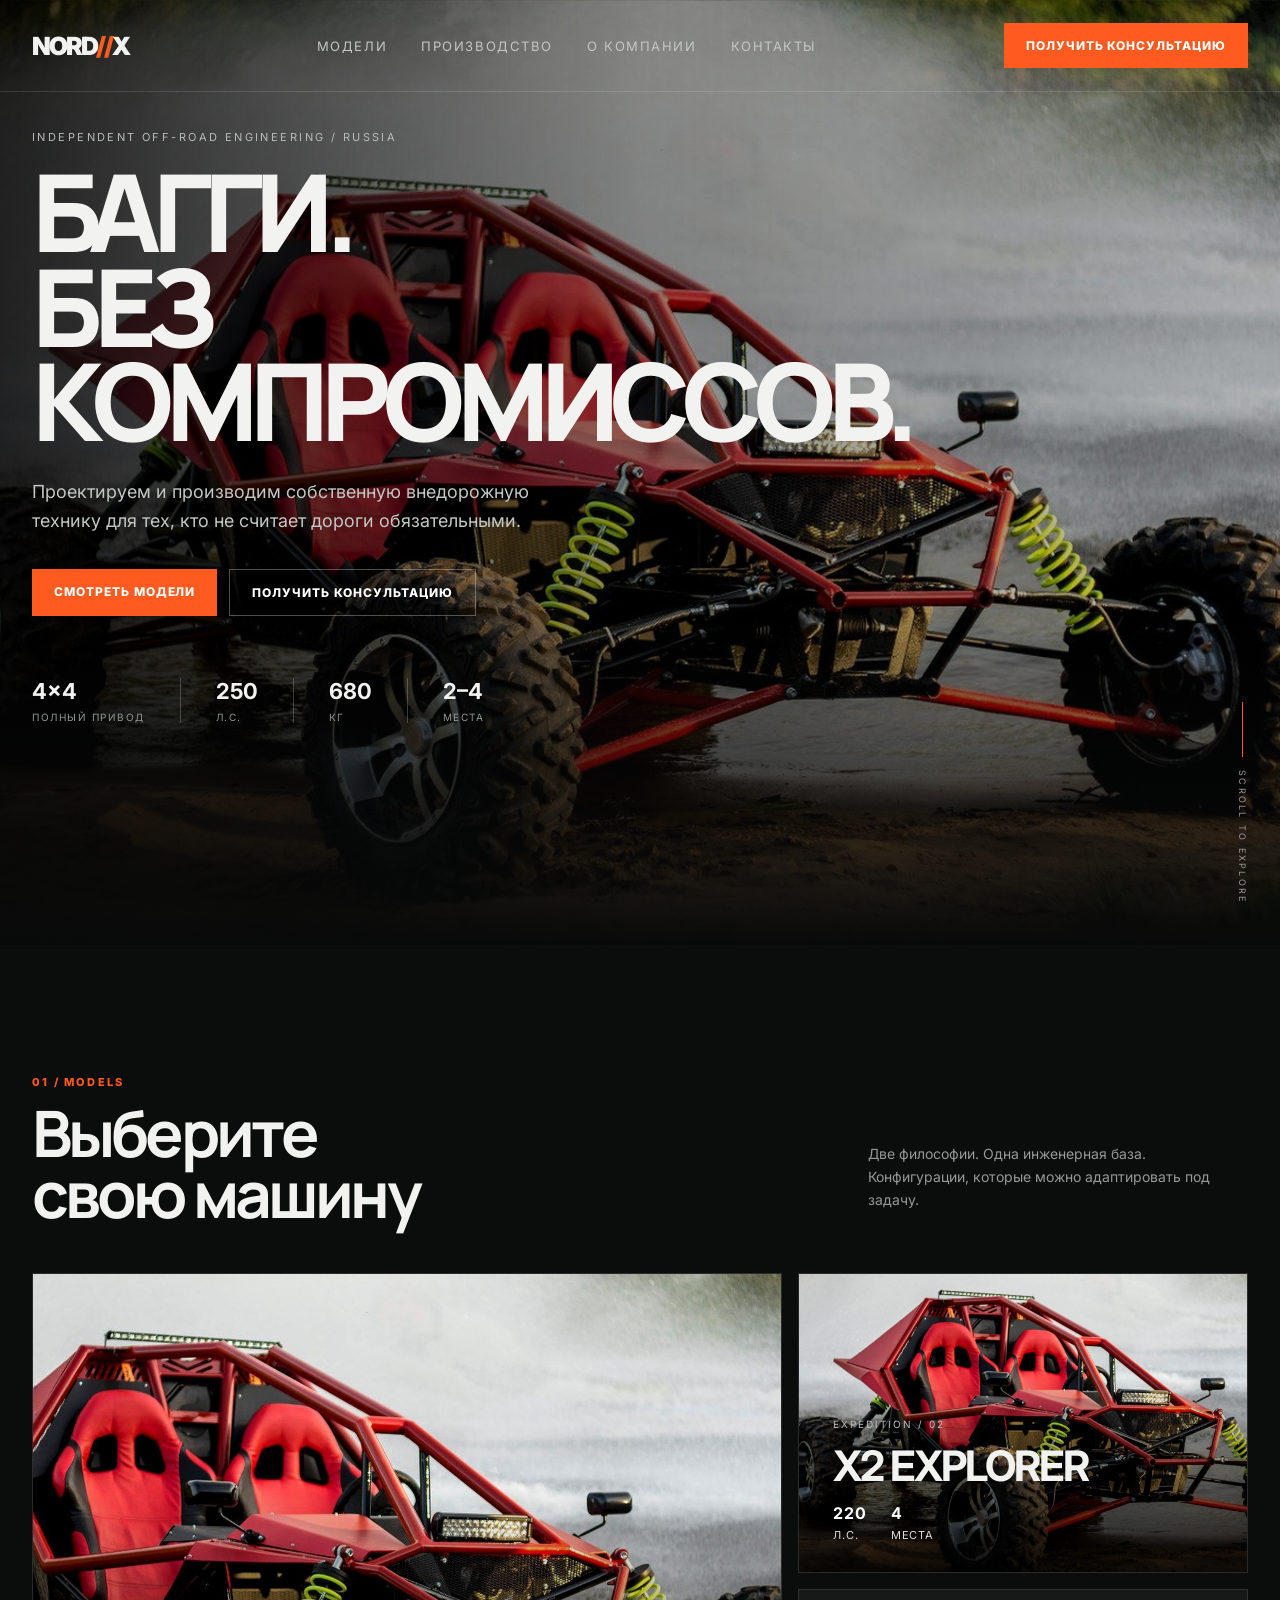
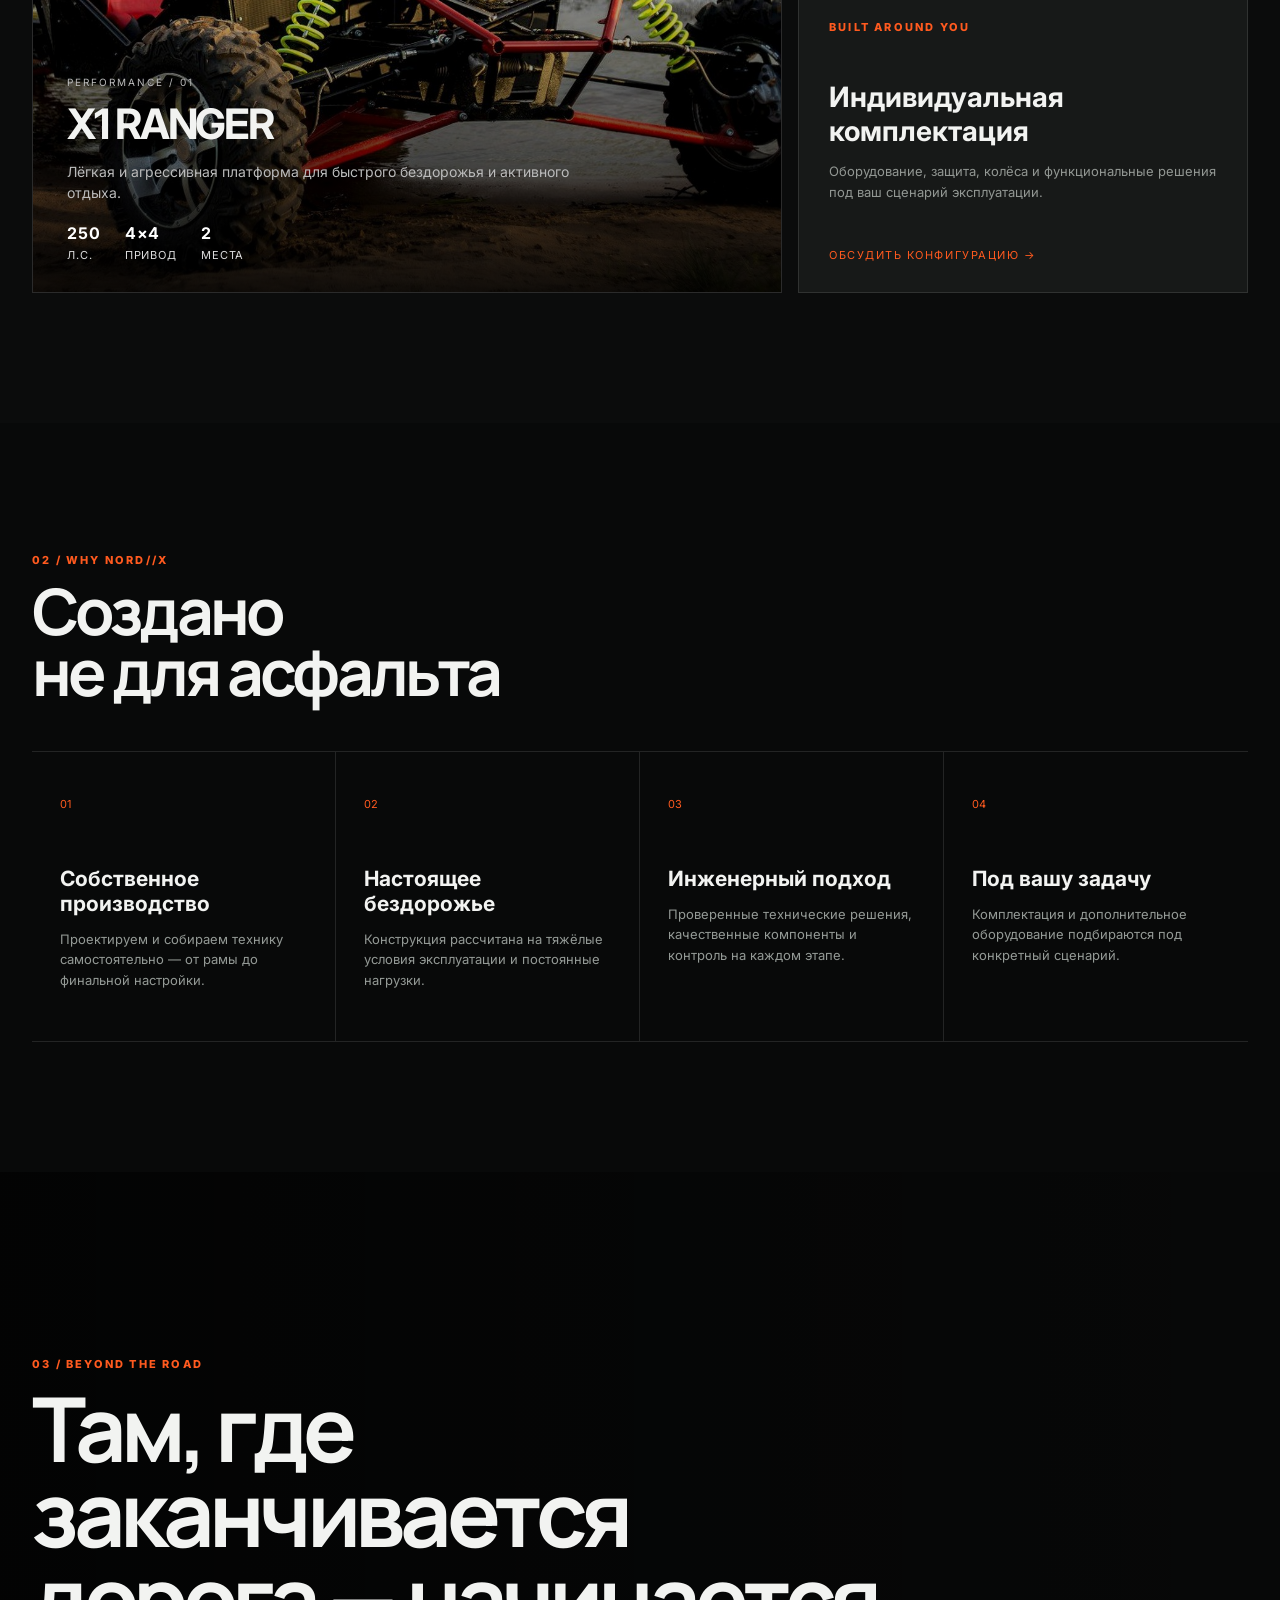
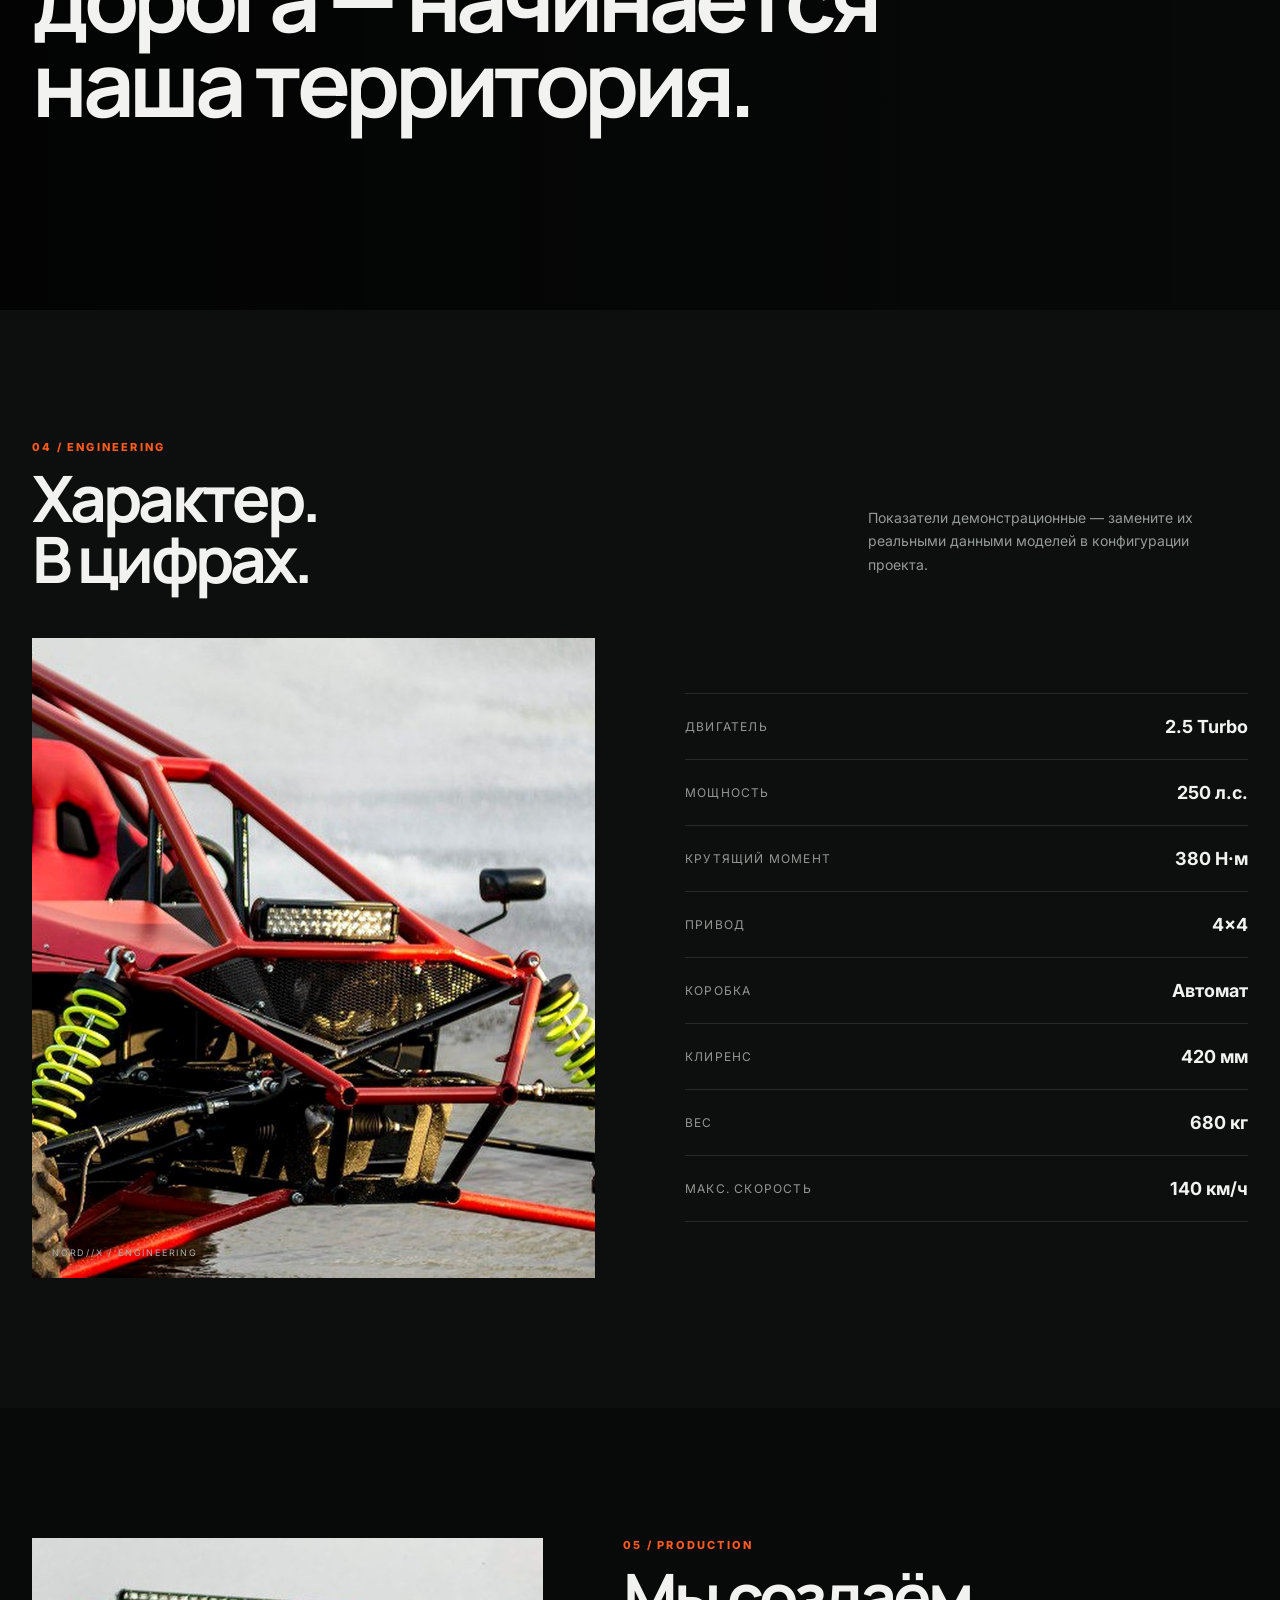
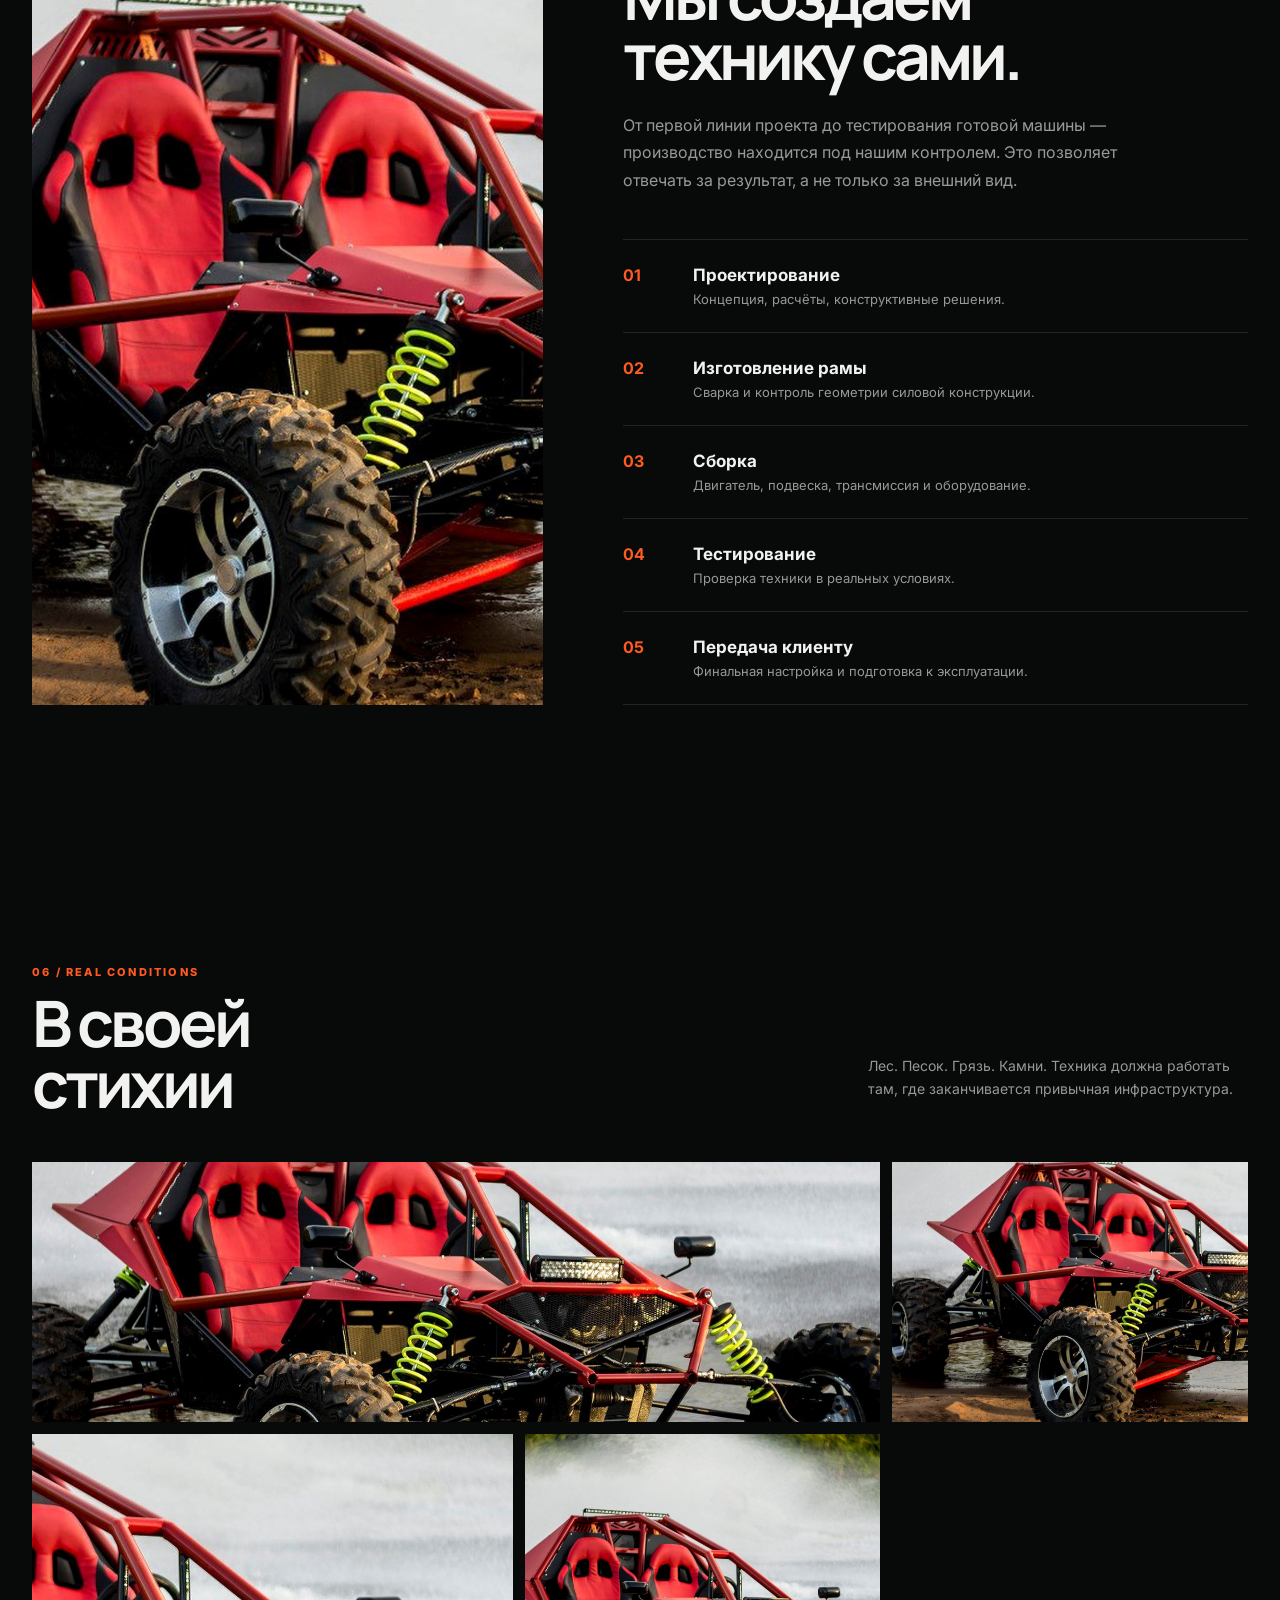
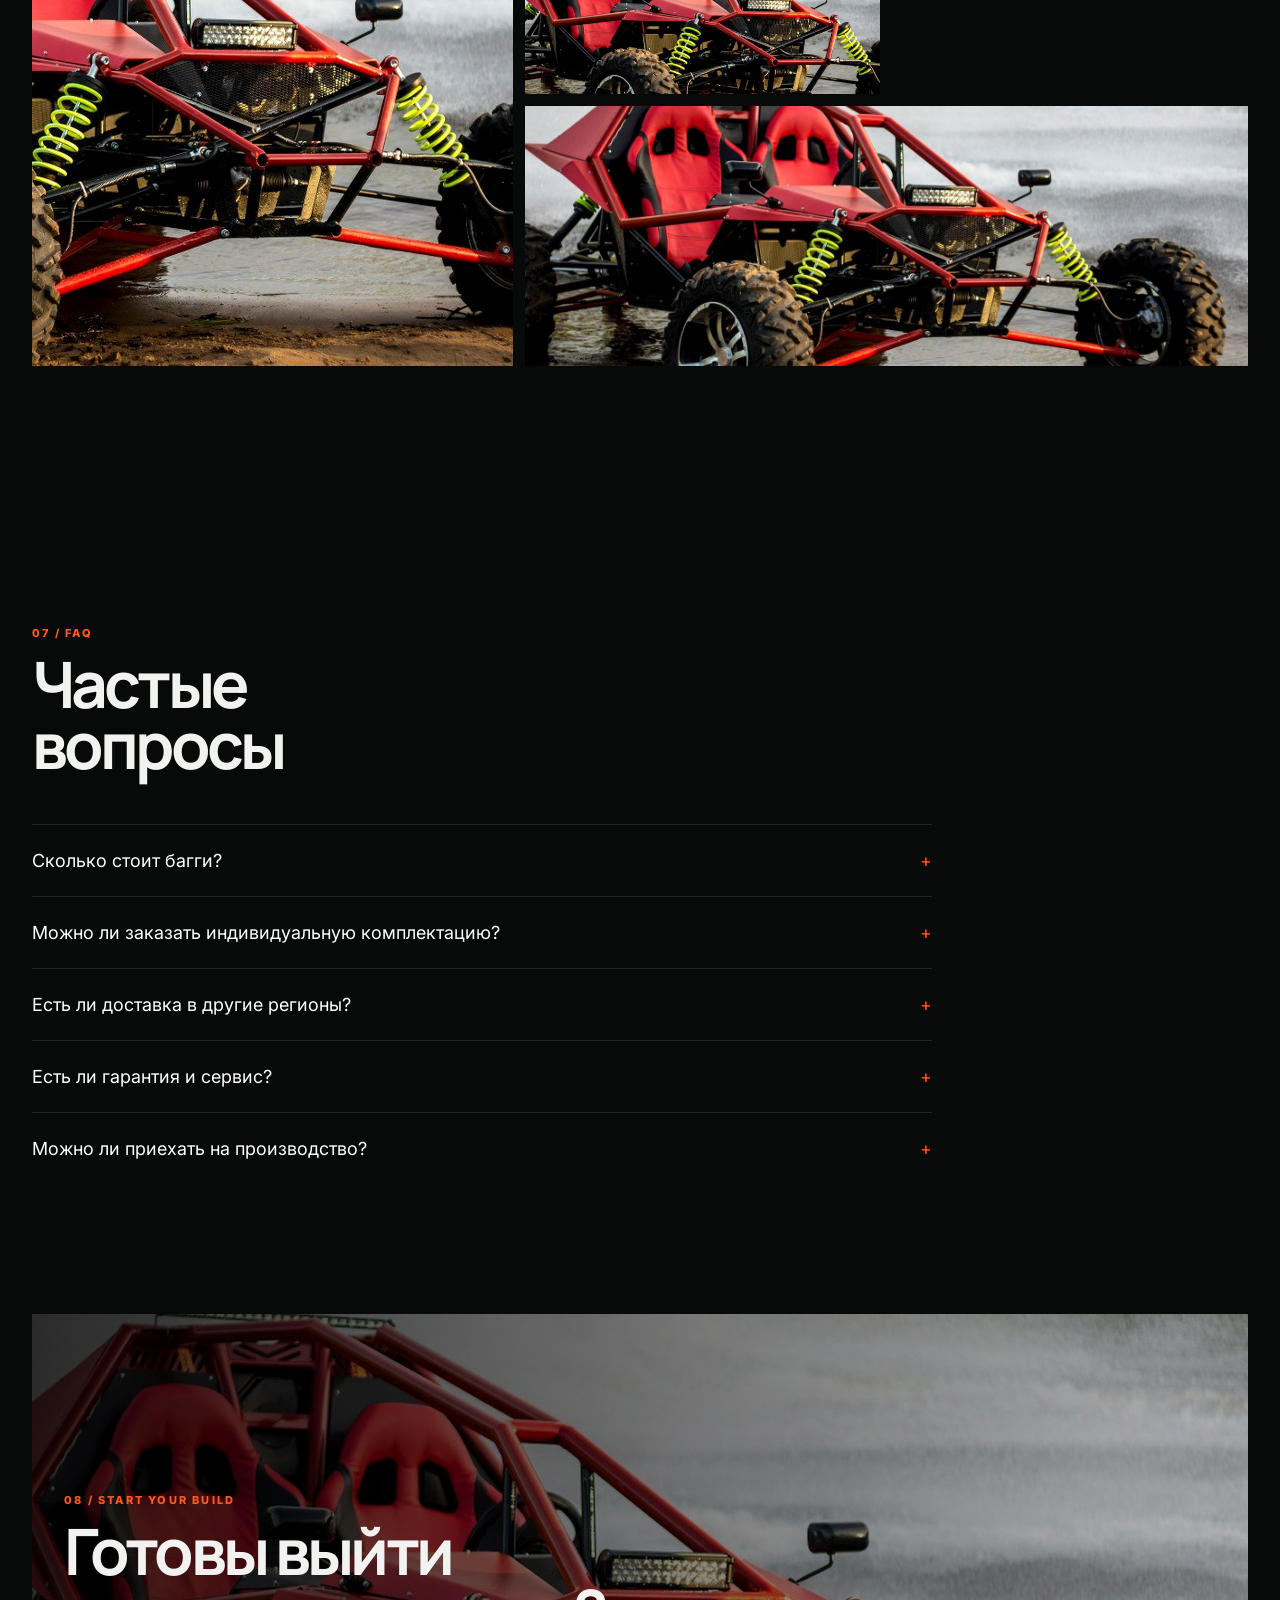
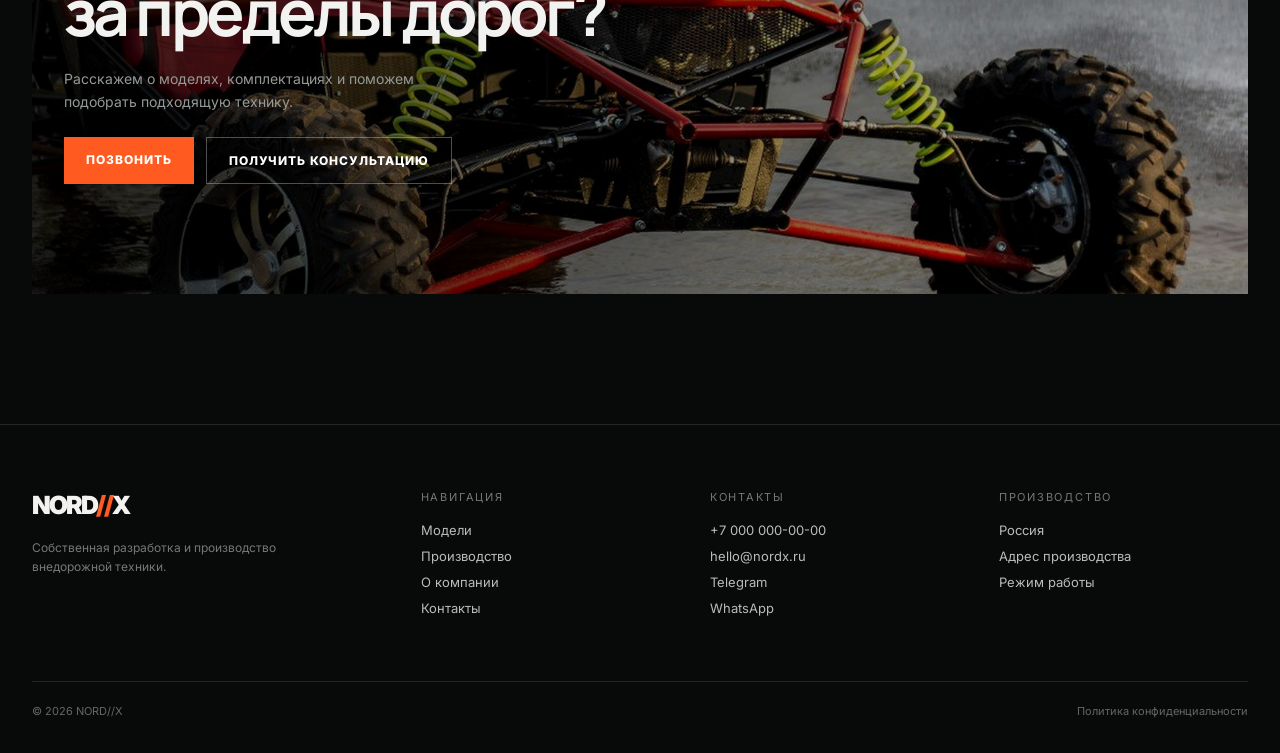
<file: baggi makets/var_style/1/nordx_buggy_landing_v2 (1).html>
<!DOCTYPE html>
<html lang="ru">
<head>
<meta charset="UTF-8">
<meta name="viewport" content="width=device-width, initial-scale=1.0">
<meta name="description" content="Премиальный производитель внедорожных багги. Проектируем и производим технику для настоящего бездорожья.">
<meta property="og:title" content="NORD//X — багги для настоящего бездорожья">
<meta property="og:description" content="Собственная разработка. Собственное производство. Техника без компромиссов.">
<title>NORD//X — Багги для настоящего бездорожья</title>
<style>
@import url('https://fonts.googleapis.com/css2?family=Inter:wght@400;500;600;700;800;900&family=Manrope:wght@400;500;600;700;800&display=swap');

:root{
  --bg:#080909; --panel:#101212; --panel2:#151817; --text:#f2f3f1;
  --muted:#949a96; --line:rgba(255,255,255,.11); --accent:#ff5a1f;
  --max:1440px;
}
*{box-sizing:border-box}
html{scroll-behavior:smooth}
body{margin:0;background:var(--bg);color:var(--text);font-family:Inter,Arial,sans-serif}
a{color:inherit;text-decoration:none}
button{font:inherit}
.container{width:min(calc(100% - 64px),var(--max));margin:auto}
.nav{position:absolute;z-index:20;top:0;left:0;right:0;height:92px;display:flex;align-items:center;border-bottom:1px solid rgba(255,255,255,.12)}
.nav-inner{width:min(calc(100% - 64px),var(--max));margin:auto;display:flex;align-items:center;justify-content:space-between}
.logo{font-weight:900;letter-spacing:-.08em;font-size:25px}
.logo span{color:var(--accent)}
.nav-links{display:flex;gap:34px;font-size:13px;text-transform:uppercase;letter-spacing:.12em;color:#c4c7c5}
.nav-links a{transition:.25s}.nav-links a:hover{color:#fff}
.btn{border:0;padding:15px 22px;background:var(--accent);color:#fff;font-size:12px;font-weight:800;letter-spacing:.08em;text-transform:uppercase;cursor:pointer;transition:.3s}
.btn:hover{transform:translateY(-2px);filter:brightness(1.08)}
.btn.ghost{background:transparent;border:1px solid rgba(255,255,255,.3)}
.hero{min-height:100vh;position:relative;display:flex;align-items:flex-end;overflow:hidden;
background:linear-gradient(90deg,rgba(0,0,0,.84) 0%,rgba(0,0,0,.42) 50%,rgba(0,0,0,.22)),url('buggy-hero.jpg') center/cover}
.hero:after{content:"";position:absolute;inset:auto 0 0;height:35%;background:linear-gradient(transparent,var(--bg))}
.hero-content{position:relative;z-index:2;width:min(calc(100% - 64px),var(--max));margin:0 auto;padding:0 0 92px}
.eyebrow{font-size:11px;text-transform:uppercase;letter-spacing:.22em;color:#b8bcb9;margin-bottom:20px}
h1{font-family:Manrope,Inter,sans-serif;font-size:clamp(58px,8.4vw,128px);line-height:.88;letter-spacing:-.075em;max-width:980px;margin:0 0 30px;font-weight:800}
.hero p{max-width:560px;color:#c3c7c4;font-size:18px;line-height:1.6;margin:0 0 34px}
.actions{display:flex;gap:12px;flex-wrap:wrap}
.specs{display:flex;gap:0;margin-top:62px}
.spec{padding:0 35px;border-left:1px solid rgba(255,255,255,.22)}
.spec:first-child{padding-left:0;border-left:0}
.spec strong{display:block;font-size:22px}.spec span{display:block;color:#929793;font-size:10px;text-transform:uppercase;letter-spacing:.15em;margin-top:7px}
.scroll{position:absolute;right:32px;bottom:42px;z-index:4;writing-mode:vertical-rl;font-size:9px;letter-spacing:.25em;color:#999;display:flex;gap:13px;align-items:center}
.scroll:before{content:"";width:1px;height:55px;background:var(--accent)}
section{padding:130px 0}
.section-head{display:flex;justify-content:space-between;align-items:end;margin-bottom:48px;gap:30px}
.kicker{color:var(--accent);font-size:11px;font-weight:800;letter-spacing:.2em;text-transform:uppercase;margin-bottom:14px}
h2{font-family:Manrope,Inter,sans-serif;font-size:clamp(42px,5vw,76px);line-height:.95;letter-spacing:-.06em;margin:0}
.section-note{max-width:380px;color:var(--muted);line-height:1.65;font-size:14px}
.models{background:#0b0c0c}
.model-grid{display:grid;grid-template-columns:1.25fr .75fr;gap:16px}
.model-card{min-height:620px;position:relative;overflow:hidden;background:#111;border:1px solid var(--line)}
.model-card.small{min-height:300px}
.model-card img{width:100%;height:100%;object-fit:cover;position:absolute;inset:0;transition:transform .7s}
.model-card:after{content:"";position:absolute;inset:0;background:linear-gradient(transparent 35%,rgba(0,0,0,.9))}
.model-card:hover img{transform:scale(1.045)}
.model-info{position:absolute;z-index:2;left:34px;right:34px;bottom:30px}
.model-tag{font-size:10px;letter-spacing:.2em;text-transform:uppercase;color:#bbb;margin-bottom:10px}
.model-info h3{font-size:42px;letter-spacing:-.05em;margin:0 0 12px}
.model-info p{color:#bbb;max-width:520px;line-height:1.5;margin:0 0 20px;font-size:14px}
.model-meta{display:flex;gap:24px;font-size:11px;text-transform:uppercase;letter-spacing:.08em;color:#ddd}
.model-meta b{color:#fff;font-size:16px;display:block;margin-bottom:5px}
.feature-strip{display:grid;grid-template-columns:repeat(4,1fr);border-top:1px solid var(--line);border-bottom:1px solid var(--line)}
.feature{padding:45px 28px 50px;border-right:1px solid var(--line)}
.feature:last-child{border:0}.feature-num{color:var(--accent);font-size:11px;margin-bottom:55px}.feature h3{font-size:21px;margin:0 0 13px}.feature p{color:var(--muted);font-size:13px;line-height:1.6;margin:0}
.full-visual{min-height:82vh;position:relative;display:flex;align-items:end;padding:70px 0;background:linear-gradient(90deg,rgba(0,0,0,.65),rgba(0,0,0,.12)),url('buggy-gallery1.jpg') center/cover fixed}
.full-visual h2{max-width:880px;font-size:clamp(48px,7vw,105px)}
.tech{background:#0d0f0f}.tech-layout{display:grid;grid-template-columns:1fr 1fr;gap:90px;align-items:center}
.tech-image{height:640px;background:url('buggy-detail.jpg') center/cover;position:relative}
.tech-image:after{content:"NORD//X / ENGINEERING";position:absolute;bottom:20px;left:20px;font-size:9px;letter-spacing:.2em;color:#aaa}
.tech-list{border-top:1px solid var(--line)}
.tech-row{display:flex;justify-content:space-between;align-items:center;padding:22px 0;border-bottom:1px solid var(--line)}
.tech-row span{color:#929793;font-size:12px;text-transform:uppercase;letter-spacing:.1em}.tech-row strong{font-size:18px}
.production{display:grid;grid-template-columns:.9fr 1.1fr;gap:80px}
.production-image{min-height:620px;background:url('buggy-production.jpg') center/cover}
.steps{margin-top:45px;border-top:1px solid var(--line)}
.step{display:grid;grid-template-columns:70px 1fr;padding:25px 0;border-bottom:1px solid var(--line)}
.step span{color:var(--accent);font-weight:700}.step h3{margin:0 0 6px;font-size:17px}.step p{margin:0;color:var(--muted);font-size:13px}
.gallery{display:grid;grid-template-columns:1.15fr .85fr .85fr;grid-auto-rows:260px;gap:12px}
.gallery div{overflow:hidden}.gallery img{width:100%;height:100%;object-fit:cover;transition:.6s}.gallery div:hover img{transform:scale(1.04)}
.gallery .tall{grid-row:span 2}.gallery .wide{grid-column:span 2}
.faq{max-width:900px}.faq-item{border-top:1px solid var(--line)}.faq-q{width:100%;background:none;border:0;color:#fff;text-align:left;padding:25px 0;font-size:18px;display:flex;justify-content:space-between;cursor:pointer}.faq-q span{color:var(--accent)}.faq-a{max-height:0;overflow:hidden;color:var(--muted);line-height:1.6;font-size:14px;transition:max-height .35s}.faq-a p{margin:0 0 24px}
.cta{margin:0 32px;padding:110px max(32px,calc((100vw - var(--max))/2));background:linear-gradient(90deg,rgba(0,0,0,.8),rgba(0,0,0,.2)),url('buggy-cta.jpg') center/cover;min-height:580px;display:flex;align-items:end}.cta h2{max-width:900px}.cta .section-note{margin:24px 0}
footer{padding:65px 0 35px;border-top:1px solid var(--line)}.footer-grid{display:grid;grid-template-columns:1.4fr 1fr 1fr 1fr;gap:40px}.footer-title{font-size:11px;text-transform:uppercase;letter-spacing:.16em;color:#777;margin-bottom:18px}.footer-links a{display:block;color:#bbb;font-size:13px;margin:10px 0}.copyright{border-top:1px solid var(--line);margin-top:55px;padding-top:22px;color:#666;font-size:11px;display:flex;justify-content:space-between}
.reveal{opacity:0;transform:translateY(25px);transition:opacity .7s,transform .7s}.reveal.show{opacity:1;transform:none}
@media(max-width:900px){
 .container,.nav-inner,.hero-content{width:min(calc(100% - 36px),var(--max))}
 .nav-links{display:none}.nav{height:72px}.nav .btn{display:none}
 section{padding:85px 0}.model-grid,.tech-layout,.production{grid-template-columns:1fr;gap:16px}
 .model-card{min-height:520px}.model-card.small{min-height:300px}
 .feature-strip{grid-template-columns:1fr 1fr}.feature:nth-child(2){border-right:0}.feature:nth-child(-n+2){border-bottom:1px solid var(--line)}
 .tech-image{height:480px}.gallery{grid-template-columns:1fr 1fr;grid-auto-rows:220px}.gallery .wide{grid-column:span 2}.gallery .tall{grid-row:span 1}
 .cta{margin:0 12px;padding:80px 24px}.footer-grid{grid-template-columns:1fr 1fr}.specs{gap:20px;flex-wrap:wrap}.spec{padding-left:20px}
}
@media(max-width:560px){
 .hero{min-height:850px}.hero-content{padding-bottom:55px}.hero p{font-size:15px}.spec{min-width:80px}.spec strong{font-size:18px}
 .feature-strip,.footer-grid{grid-template-columns:1fr}.feature{border-right:0;border-bottom:1px solid var(--line)}.feature:last-child{border-bottom:0}
 .gallery{grid-template-columns:1fr}.gallery .wide{grid-column:auto}.model-info h3{font-size:32px}
}
</style>
<!-- PHOTO SET: currently based on the supplied buggy photo; replace local buggy-*.jpg files with real production photos later. -->
</head>
<body>

<header class="nav">
  <div class="nav-inner">
    <a class="logo" href="#">NORD<span>//</span>X</a>
    <nav class="nav-links">
      <a href="#models">Модели</a><a href="#production">Производство</a><a href="#about">О компании</a><a href="#contacts">Контакты</a>
    </nav>
    <a class="btn" href="#contacts">Получить консультацию</a>
  </div>
</header>

<main>
<section class="hero">
  <div class="hero-content">
    <div class="eyebrow">Independent off-road engineering / Russia</div>
    <h1>БАГГИ.<br>БЕЗ КОМПРОМИССОВ.</h1>
    <p>Проектируем и производим собственную внедорожную технику для тех, кто не считает дороги обязательными.</p>
    <div class="actions"><a class="btn" href="#models">Смотреть модели</a><a class="btn ghost" href="#contacts">Получить консультацию</a></div>
    <div class="specs">
      <div class="spec"><strong>4×4</strong><span>Полный привод</span></div>
      <div class="spec"><strong>250</strong><span>Л.с.</span></div>
      <div class="spec"><strong>680</strong><span>Кг</span></div>
      <div class="spec"><strong>2–4</strong><span>Места</span></div>
    </div>
  </div>
  <div class="scroll">SCROLL TO EXPLORE</div>
</section>

<section id="models" class="models">
  <div class="container">
    <div class="section-head reveal"><div><div class="kicker">01 / Models</div><h2>Выберите<br>свою машину</h2></div><p class="section-note">Две философии. Одна инженерная база. Конфигурации, которые можно адаптировать под задачу.</p></div>
    <div class="model-grid">
      <article class="model-card reveal">
        <img loading="lazy" src="buggy-model1.jpg" alt="Багги NORD X1 на бездорожье">
        <div class="model-info"><div class="model-tag">Performance / 01</div><h3>X1 RANGER</h3><p>Лёгкая и агрессивная платформа для быстрого бездорожья и активного отдыха.</p><div class="model-meta"><div><b>250</b>л.с.</div><div><b>4×4</b>привод</div><div><b>2</b>места</div></div></div>
      </article>
      <div>
        <article class="model-card small reveal">
          <img loading="lazy" src="buggy-model2.jpg" alt="Багги NORD X2 на бездорожье">
          <div class="model-info"><div class="model-tag">Expedition / 02</div><h3>X2 EXPLORER</h3><div class="model-meta"><div><b>220</b>л.с.</div><div><b>4</b>места</div></div></div>
        </article>
        <div style="height:16px"></div>
        <div style="padding:30px;background:#171918;border:1px solid var(--line);min-height:304px;display:flex;flex-direction:column;justify-content:space-between" class="reveal">
          <div class="kicker">Built around you</div><div><h3 style="font-size:28px;margin:0 0 10px">Индивидуальная<br>комплектация</h3><p style="color:#929793;font-size:13px;line-height:1.6">Оборудование, защита, колёса и функциональные решения под ваш сценарий эксплуатации.</p></div>
          <a href="#contacts" style="font-size:11px;text-transform:uppercase;letter-spacing:.14em;color:var(--accent)">Обсудить конфигурацию →</a>
        </div>
      </div>
    </div>
  </div>
</section>

<section id="about">
<div class="container">
 <div class="section-head reveal"><div><div class="kicker">02 / Why NORD//X</div><h2>Создано<br>не для асфальта</h2></div></div>
 <div class="feature-strip">
  <div class="feature reveal"><div class="feature-num">01</div><h3>Собственное производство</h3><p>Проектируем и собираем технику самостоятельно — от рамы до финальной настройки.</p></div>
  <div class="feature reveal"><div class="feature-num">02</div><h3>Настоящее бездорожье</h3><p>Конструкция рассчитана на тяжёлые условия эксплуатации и постоянные нагрузки.</p></div>
  <div class="feature reveal"><div class="feature-num">03</div><h3>Инженерный подход</h3><p>Проверенные технические решения, качественные компоненты и контроль на каждом этапе.</p></div>
  <div class="feature reveal"><div class="feature-num">04</div><h3>Под вашу задачу</h3><p>Комплектация и дополнительное оборудование подбираются под конкретный сценарий.</p></div>
 </div>
</div>
</section>

<section class="full-visual">
 <div class="container"><div class="kicker">03 / Beyond the road</div><h2>Там, где заканчивается дорога — начинается наша территория.</h2></div>
</section>

<section class="tech">
<div class="container">
 <div class="section-head reveal"><div><div class="kicker">04 / Engineering</div><h2>Характер.<br>В цифрах.</h2></div><p class="section-note">Показатели демонстрационные — замените их реальными данными моделей в конфигурации проекта.</p></div>
 <div class="tech-layout">
  <div class="tech-image reveal"></div>
  <div class="tech-list reveal">
   <div class="tech-row"><span>Двигатель</span><strong>2.5 Turbo</strong></div><div class="tech-row"><span>Мощность</span><strong>250 л.с.</strong></div><div class="tech-row"><span>Крутящий момент</span><strong>380 Н·м</strong></div><div class="tech-row"><span>Привод</span><strong>4×4</strong></div><div class="tech-row"><span>Коробка</span><strong>Автомат</strong></div><div class="tech-row"><span>Клиренс</span><strong>420 мм</strong></div><div class="tech-row"><span>Вес</span><strong>680 кг</strong></div><div class="tech-row"><span>Макс. скорость</span><strong>140 км/ч</strong></div>
  </div>
 </div>
</div>
</section>

<section id="production">
<div class="container">
 <div class="production">
  <div class="production-image reveal"></div>
  <div>
   <div class="kicker">05 / Production</div><h2>Мы создаём<br>технику сами.</h2>
   <p style="color:#999;line-height:1.7;max-width:560px;margin-top:25px">От первой линии проекта до тестирования готовой машины — производство находится под нашим контролем. Это позволяет отвечать за результат, а не только за внешний вид.</p>
   <div class="steps">
    <div class="step"><span>01</span><div><h3>Проектирование</h3><p>Концепция, расчёты, конструктивные решения.</p></div></div>
    <div class="step"><span>02</span><div><h3>Изготовление рамы</h3><p>Сварка и контроль геометрии силовой конструкции.</p></div></div>
    <div class="step"><span>03</span><div><h3>Сборка</h3><p>Двигатель, подвеска, трансмиссия и оборудование.</p></div></div>
    <div class="step"><span>04</span><div><h3>Тестирование</h3><p>Проверка техники в реальных условиях.</p></div></div>
    <div class="step"><span>05</span><div><h3>Передача клиенту</h3><p>Финальная настройка и подготовка к эксплуатации.</p></div></div>
   </div>
  </div>
 </div>
</div>
</section>

<section>
<div class="container">
 <div class="section-head reveal"><div><div class="kicker">06 / Real conditions</div><h2>В своей<br>стихии</h2></div><p class="section-note">Лес. Песок. Грязь. Камни. Техника должна работать там, где заканчивается привычная инфраструктура.</p></div>
 <div class="gallery">
  <div class="wide reveal"><img loading="lazy" src="buggy-gallery1.jpg" alt="Багги на бездорожье"></div>
  <div class="reveal"><img loading="lazy" src="buggy-gallery2.jpg" alt="Багги в лесу"></div>
  <div class="tall reveal"><img loading="lazy" src="buggy-gallery3.jpg" alt="Багги в реальных условиях"></div>
  <div class="reveal"><img loading="lazy" src="buggy-gallery4.jpg" alt="Багги в движении"></div>
  <div class="wide reveal"><img loading="lazy" src="buggy-model1.jpg" alt="Багги на экстремальном бездорожье"></div>
 </div>
</div>
</section>

<section>
<div class="container">
 <div class="section-head reveal"><div><div class="kicker">07 / FAQ</div><h2>Частые<br>вопросы</h2></div></div>
 <div class="faq">
  <div class="faq-item"><button class="faq-q">Сколько стоит багги?<span>+</span></button><div class="faq-a"><p>Стоимость зависит от модели и комплектации. Оставьте заявку — подготовим предложение.</p></div></div>
  <div class="faq-item"><button class="faq-q">Можно ли заказать индивидуальную комплектацию?<span>+</span></button><div class="faq-a"><p>Да. Конфигурация может быть адаптирована под конкретный сценарий использования.</p></div></div>
  <div class="faq-item"><button class="faq-q">Есть ли доставка в другие регионы?<span>+</span></button><div class="faq-a"><p>Условия доставки обсуждаются индивидуально при оформлении заказа.</p></div></div>
  <div class="faq-item"><button class="faq-q">Есть ли гарантия и сервис?<span>+</span></button><div class="faq-a"><p>Предусмотрите здесь реальные условия гарантии, обслуживания и поставки запчастей производителя.</p></div></div>
  <div class="faq-item"><button class="faq-q">Можно ли приехать на производство?<span>+</span></button><div class="faq-a"><p>Да, возможность визита можно согласовать с менеджером заранее.</p></div></div>
 </div>
</div>
</section>

<section id="contacts" style="padding-top:0">
 <div class="cta reveal">
  <div><div class="kicker">08 / Start your build</div><h2>Готовы выйти<br>за пределы дорог?</h2><p class="section-note">Расскажем о моделях, комплектациях и поможем подобрать подходящую технику.</p><div class="actions"><a class="btn" href="tel:+70000000000">Позвонить</a><a class="btn ghost" href="mailto:hello@nordx.ru">Получить консультацию</a></div></div>
 </div>
</section>
</main>

<footer>
<div class="container">
 <div class="footer-grid">
  <div><a class="logo" href="#">NORD<span>//</span>X</a><p style="color:#777;font-size:12px;line-height:1.6;max-width:250px;margin-top:18px">Собственная разработка и производство внедорожной техники.</p></div>
  <div><div class="footer-title">Навигация</div><div class="footer-links"><a href="#models">Модели</a><a href="#production">Производство</a><a href="#about">О компании</a><a href="#contacts">Контакты</a></div></div>
  <div><div class="footer-title">Контакты</div><div class="footer-links"><a href="tel:+70000000000">+7 000 000-00-00</a><a href="mailto:hello@nordx.ru">hello@nordx.ru</a><a href="#">Telegram</a><a href="#">WhatsApp</a></div></div>
  <div><div class="footer-title">Производство</div><div class="footer-links"><a href="#">Россия</a><a href="#">Адрес производства</a><a href="#">Режим работы</a></div></div>
 </div>
 <div class="copyright"><span>© 2026 NORD//X</span><span>Политика конфиденциальности</span></div>
</div>
</footer>

<script>
const observer = new IntersectionObserver(entries => entries.forEach(e => e.isIntersecting && e.target.classList.add('show')), {threshold:.12});
document.querySelectorAll('.reveal').forEach(el=>observer.observe(el));

document.querySelectorAll('.faq-q').forEach(btn=>{
  btn.addEventListener('click',()=>{
    const answer=btn.nextElementSibling;
    const open=answer.style.maxHeight;
    document.querySelectorAll('.faq-a').forEach(a=>a.style.maxHeight=null);
    document.querySelectorAll('.faq-q span').forEach(s=>s.textContent='+');
    if(!open){answer.style.maxHeight=answer.scrollHeight+'px';btn.querySelector('span').textContent='−';}
  });
});
</script>
</body>
</html>
</file>
